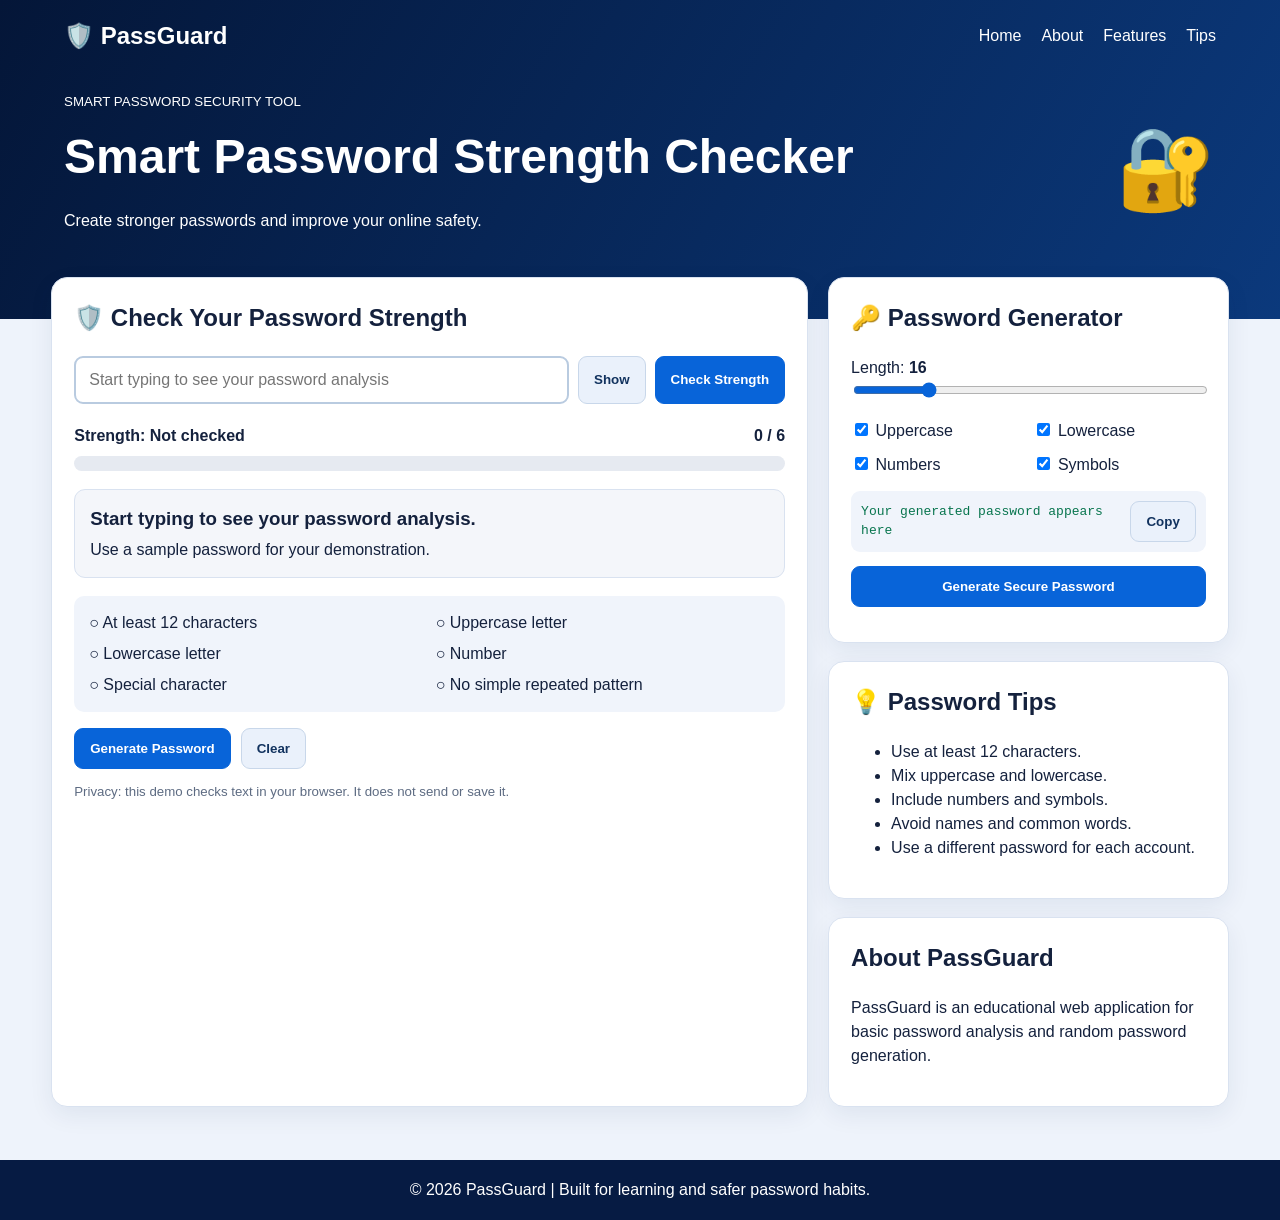
<file: index.html>
<!DOCTYPE html>
<html lang="en">
<head>
<meta charset="UTF-8"><meta name="viewport" content="width=device-width, initial-scale=1.0">
<title>PassGuard - Password Checker</title><link rel="stylesheet" href="style.css">
</head>
<body>
<header><nav><a class="brand" href="#home">🛡️ PassGuard</a>
<div><a href="#home">Home</a><a href="#about">About</a><a href="#features">Features</a><a href="#tips">Tips</a></div></nav>
<section class="hero" id="home"><div><small>SMART PASSWORD SECURITY TOOL</small>
<h1>Smart Password Strength Checker</h1><p>Create stronger passwords and improve your online safety.</p></div><span>🔐</span></section></header>
<main class="layout"><section class="panel">
<h2>🛡️ Check Your Password Strength</h2>
<div class="input-row"><input id="passwordInput" type="password" autocomplete="off" placeholder="Start typing to see your password analysis">
<button id="togglePassword">Show</button><button class="primary" id="checkButton">Check Strength</button></div>
<div class="score"><strong id="strengthText">Strength: Not checked</strong><b id="scoreText">0 / 6</b></div>
<div class="meter"><div id="meterFill"></div></div>
<div class="result neutral" id="resultCard"><h3 id="resultTitle">Start typing to see your password analysis.</h3><p id="resultMessage">Use a sample password for your demonstration.</p></div>
<div class="checks"><p id="lengthCheck">○ At least 12 characters</p><p id="upperCheck">○ Uppercase letter</p>
<p id="lowerCheck">○ Lowercase letter</p><p id="numberCheck">○ Number</p>
<p id="symbolCheck">○ Special character</p><p id="varietyCheck">○ No simple repeated pattern</p></div>
<div class="actions"><button class="primary" id="generateQuick">Generate Password</button><button id="clearButton">Clear</button></div>
<p class="note">Privacy: this demo checks text in your browser. It does not send or save it.</p></section>
<aside><section class="panel" id="features"><h2>🔑 Password Generator</h2>
<label>Length: <b id="lengthValue">16</b></label><input id="lengthSlider" type="range" min="12" max="32" value="16">
<div class="options"><label><input type="checkbox" id="includeUpper" checked> Uppercase</label><label><input type="checkbox" id="includeLower" checked> Lowercase</label>
<label><input type="checkbox" id="includeNumbers" checked> Numbers</label><label><input type="checkbox" id="includeSymbols" checked> Symbols</label></div>
<div class="generated"><output id="generatedPassword">Your generated password appears here</output><button id="copyButton">Copy</button></div>
<button class="primary wide" id="generateButton">Generate Secure Password</button><p id="generatorMessage" class="note"></p></section>
<section class="panel" id="tips"><h2>💡 Password Tips</h2><ul><li>Use at least 12 characters.</li><li>Mix uppercase and lowercase.</li><li>Include numbers and symbols.</li><li>Avoid names and common words.</li><li>Use a different password for each account.</li></ul></section>
<section class="panel" id="about"><h2>About PassGuard</h2><p>PassGuard is an educational web application for basic password analysis and random password generation.</p></section></aside></main>
<footer>© 2026 PassGuard | Built for learning and safer password habits.</footer>
<script src="script.js"></script></body></html>
</file>
<file: style.css>
*{box-sizing:border-box}body{margin:0;font-family:Arial,sans-serif;color:#14213d;background:#eef3fb;line-height:1.5}
header{color:white;padding:18px 5% 70px;background:linear-gradient(120deg,#041638,#0b397c)}
nav{display:flex;justify-content:space-between;align-items:center;gap:20px}.brand{font-size:1.5rem;font-weight:bold;color:white;text-decoration:none}
nav div{display:flex;gap:20px;flex-wrap:wrap}nav a{color:white;text-decoration:none}.hero{display:flex;justify-content:space-between;align-items:center;padding-top:35px}
.hero h1{font-size:clamp(2rem,4vw,3rem);margin:8px 0}.hero span{font-size:5rem}.layout{width:92%;max-width:1200px;margin:-42px auto 35px;display:grid;grid-template-columns:1.7fr .9fr;gap:20px}
.panel{background:white;border:1px solid #d9e2f0;border-radius:16px;padding:22px;margin-bottom:18px;box-shadow:0 8px 25px #142d5012}
h2{margin-top:0}.input-row{display:flex;gap:9px;flex-wrap:wrap}.input-row input{flex:1;min-width:180px}
input:not([type=checkbox]):not([type=range]){padding:13px;border:2px solid #b9cbe0;border-radius:9px;font-size:1rem}
button{padding:12px 15px;border:1px solid #c8d7ea;border-radius:9px;background:#eaf1fb;color:#12335f;font-weight:bold;cursor:pointer}
.primary{background:#0864d9;color:white;border-color:#0864d9}.score{display:flex;justify-content:space-between;margin:20px 0 8px}.meter{height:15px;background:#e6eaf1;border-radius:20px;overflow:hidden}
#meterFill{height:100%;width:0;background:#d93658;transition:width .2s}.result{padding:15px;margin:18px 0;border-radius:11px;background:#f4f6fa;border:1px solid #d9e2f0}
.result h3{margin:0 0 5px}.result p{margin:0}.weak{background:#fff0f2;border-color:#f0b5c0}.medium{background:#fff8e9;border-color:#efd49b}.strong{background:#eaf9f2;border-color:#a8dfc5}
.checks{display:grid;grid-template-columns:1fr 1fr;gap:7px 12px;padding:15px;background:#f0f4fb;border-radius:10px}.checks p{margin:0}.pass{color:#159b68}.fail{color:#d93658}
.actions{display:flex;gap:10px;margin-top:16px}.note{font-size:.83rem;color:#5d6b82}.options{display:grid;grid-template-columns:1fr 1fr;gap:10px;margin:14px 0}
input[type=range]{width:100%;accent-color:#0864d9}.generated{display:flex;gap:8px;align-items:center;padding:10px;background:#f0f4fb;border-radius:9px;margin:14px 0}
.generated output{flex:1;overflow-wrap:anywhere;font-family:monospace;color:#08754e}.wide{width:100%}footer{text-align:center;background:#061b43;color:white;padding:18px}
@media(max-width:850px){.layout{grid-template-columns:1fr}.hero span{display:none}}
@media(max-width:560px){nav{align-items:flex-start;flex-direction:column}.checks{grid-template-columns:1fr}.panel{padding:17px}}
</file>
